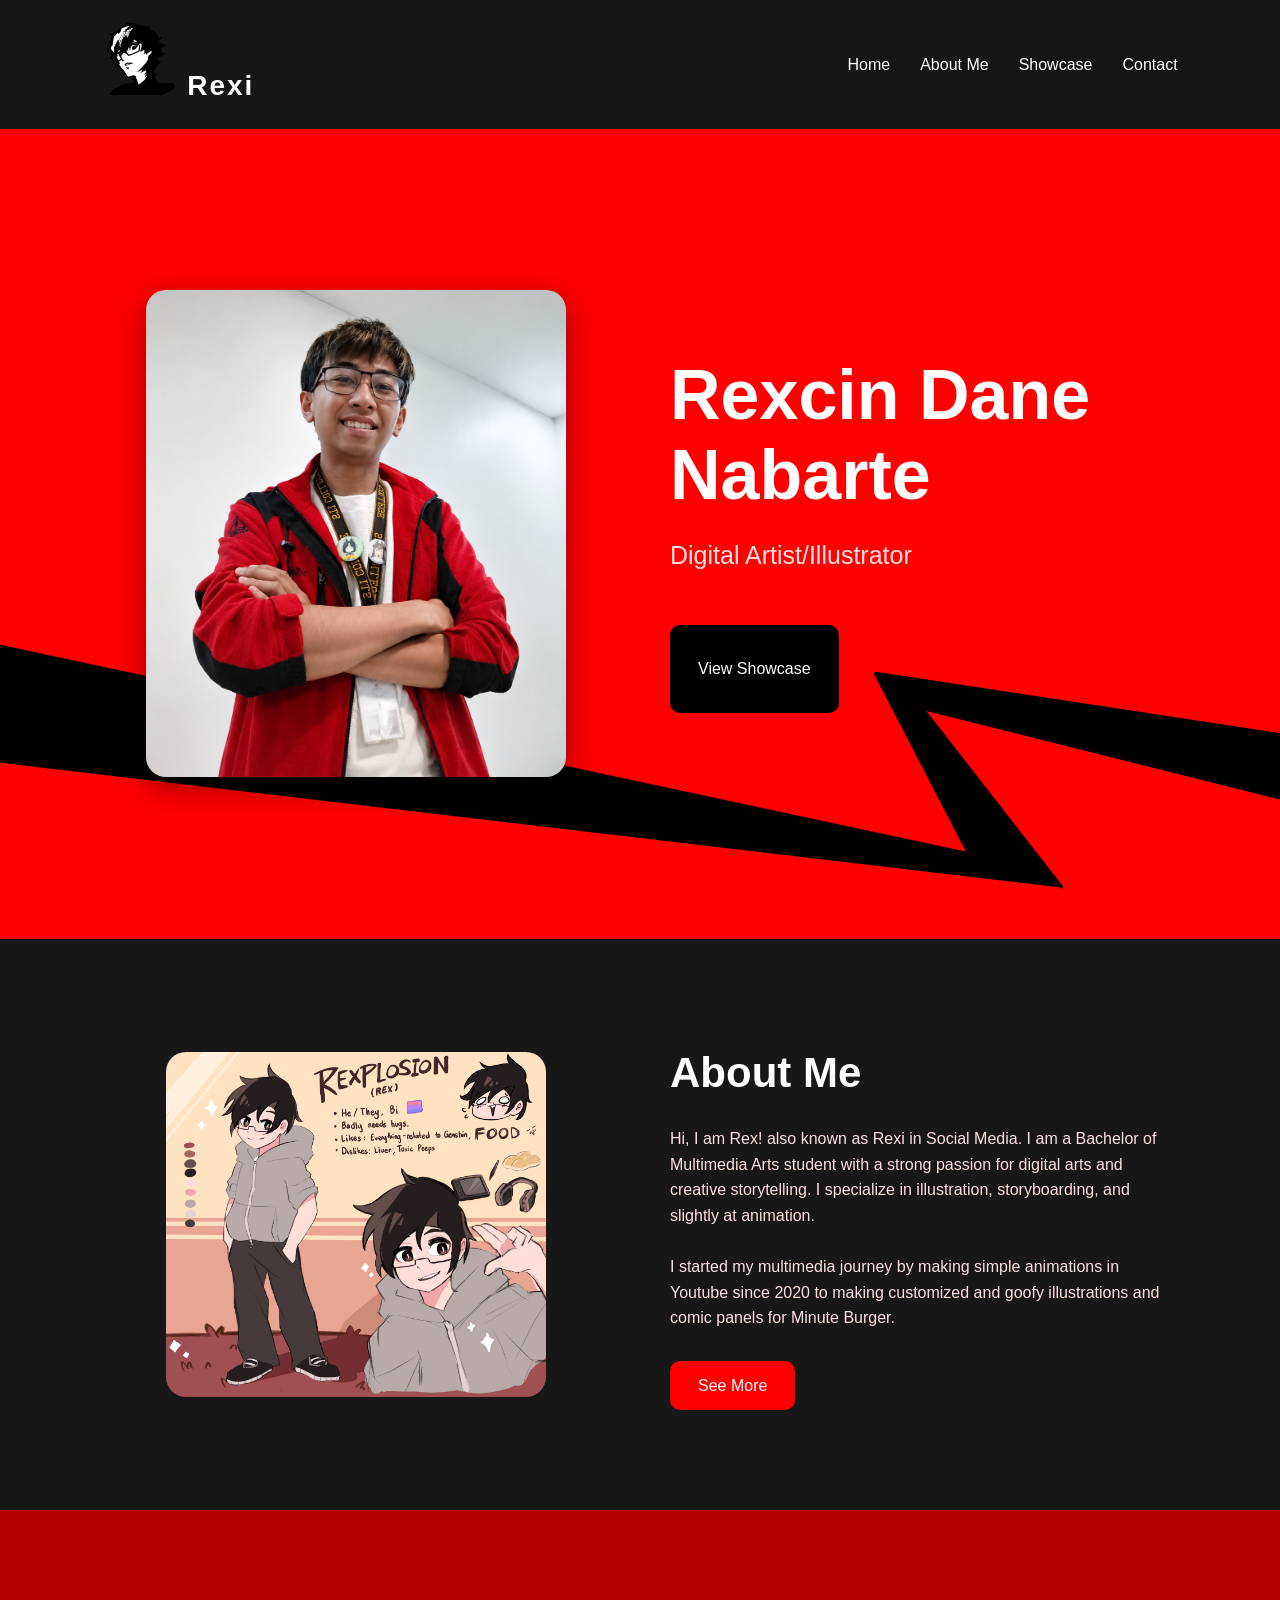
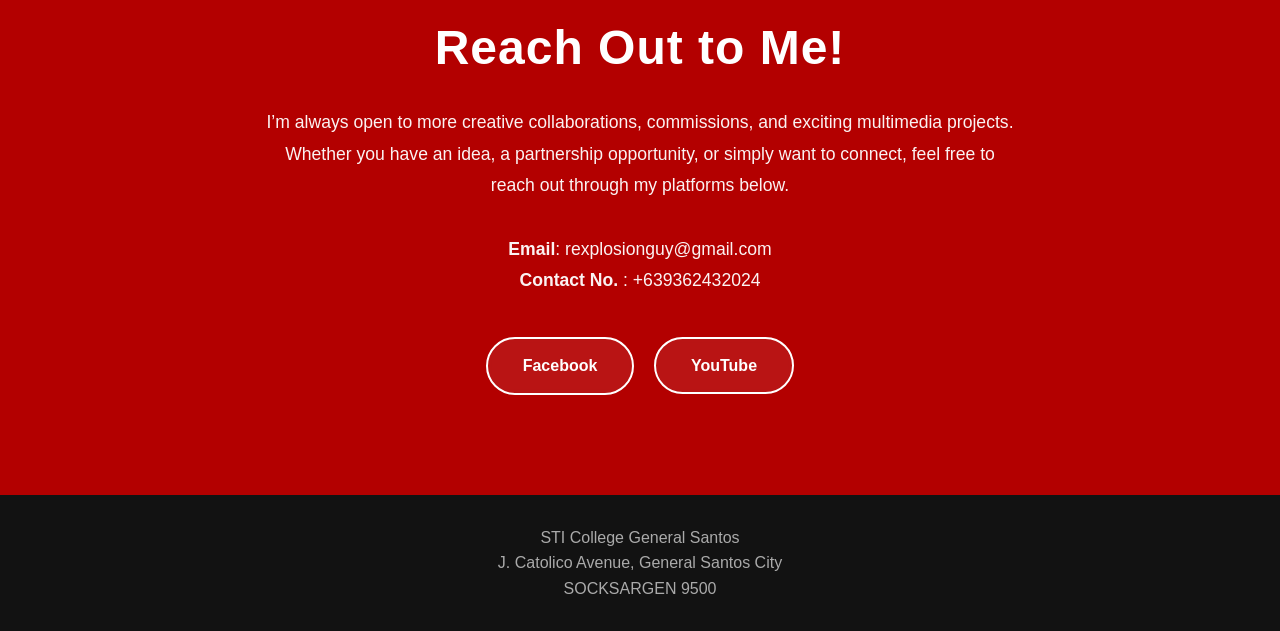
<file: index.html>
<!DOCTYPE html>
<html lang="en">
<head>
<meta charset="UTF-8">
<meta name="viewport" content="width=device-width, initial-scale=1.0">
<title>Rexi Portfolio</title>
<link rel="stylesheet" href="style.css">
</head>

<body>



<header>
    <div class="logo">
        <img src = "joker.png">
           Rexi
    </div>

    <nav>
        <a href="index.html">Home</a>
        <a href="#section2">About Me</a>
        <a href="showcase.html">Showcase</a>
        <a href="#section3">Contact</a>
    </nav>

    <div class="menu-btn" onclick="toggleMenu()">☰</div>
</header>



<div class="mobile-menu" id="mobileMenu">
    <a href="index.html">Home</a>
    <a href="#">About Me</a>
    <a href="showcase.html">Showcase</a>
    <a href="#">Contact</a>
</div>



<section class="hero">
    <div class="hero-container">

        <div class="hero-image">
            <img src="me.png" alt="Rex Illustration">
        </div>
        
        <div class="hero-text">
            <h1>Rexcin Dane Nabarte</h1>
            <p>
                Digital Artist/Illustrator
            </p>

            <a href="showcase.html" class="btn2">View Showcase</a>
        </div>

        

    </div>
</section>

<section class="about" id="section2">

    <div class="about-container">

        <div class="about-image">
            <img src="intro.png" alt="About Rex">
        </div>

        <div class="about-text">
            <h2>About Me</h2>

            <p>
                Hi, I am Rex! also known as Rexi in Social Media. I am a Bachelor of Multimedia Arts student with a
                strong passion for digital arts and creative storytelling.
                I specialize in illustration, storyboarding, and slightly at animation.
                <br>
                <br>
                I started my multimedia journey by making simple animations
                in Youtube since 2020 to making customized and goofy
                illustrations and comic panels for Minute Burger.
            </p>

            <a href="showcase.html" class="btn">See More</a>
        </div>

    </div>

</section>

<section class="contact" id="section3">

    <div class="contact-container">

        <h2>Reach Out to Me!</h2>

        <p class="contact-description">
            I’m always open to more creative collaborations, commissions,
            and exciting multimedia projects. Whether you have an idea,
            a partnership opportunity, or simply want to connect,
            feel free to reach out through my platforms below.
            <br>
            <br>
            <b>Email</b>: rexplosionguy@gmail.com
            <br>
            <b>Contact No. </b>: +639362432024
        </p>

        <div class="contact-buttons">

            <a href="https://www.facebook.com/rexiguy" class="contact-btn" target="_blank">
                Facebook
            </a>

            <a href="https://www.youtube.com/@Rexplosion" class="contact-btn" target="_blank">
                YouTube
            </a>

        </div>

    </div>

</section>

<footer>
    <p>STI College General Santos</p>
    <p>J. Catolico Avenue, General Santos City</p>
    <p>SOCKSARGEN 9500</p>
</footer>

<script>
function toggleMenu() {
    document.getElementById("mobileMenu").classList.toggle("active");
}
</script>

</body>
</html>
</file>
<file: style.css>
*{
    margin:0;
    padding:0;
    box-sizing:border-box;
    font-family:Arial, sans-serif;
}

body{
    background:red;
    color:white;
    line-height:1.6;
}

/* HEADER */

header{
    width:100%;
    padding:20px 8%;
    display:flex;
    justify-content:space-between;
    align-items:center;
    background:#161616;
    position:sticky;
    top:0;
    z-index:1000;
}

.logo{
    font-size:28px;
    font-weight:bold;
    letter-spacing:2px;
}

nav{
    display:flex;
    gap:30px;
}

nav a{
    color:white;
    text-decoration:none;
    transition:0.3s;
}

nav a:hover{
    color:#ff6b6b;
}

.menu-btn{
    display:none;
    font-size:28px;
    cursor:pointer;
}

/* MOBILE MENU */

.mobile-menu{
    display:none;
    flex-direction:column;
    background:#1d1d1d;
    padding:20px;
}

.mobile-menu a{
    color:white;
    text-decoration:none;
    margin:10px 0;
}

.mobile-menu.active{
    display:flex;
}

/* HERO SECTION */

.hero{
    min-height:90vh;
    display:flex;
    align-items:center;
    justify-content:center;
    padding:60px 8%;
    
}

.hero-container{
    display:flex;
    align-items:center;
    justify-content:space-between;
    gap:60px;
    width:100%;
    max-width:1200px;
    
}

.hero-text{
    flex:1;
    line-height:80px;
}

.hero-text h1{
    font-size:70px;
}

.hero-text p{
    font-size:25px;
    margin-bottom:30px;
    color:#ffe0e0;
    
}

.hero-image{
    flex:1;
    display:flex;
    justify-content:center;
}

.hero-image img{
    width:100%;
    max-width:420px;
    border-radius:20px;
    object-fit:cover;
    box-shadow:0 10px 30px rgba(0,0,0,0.4);
}

/* ABOUT */

.about{
    padding:100px 8%;
    background:#171717;
}

.about-container{
    display:flex;
    align-items:center;
    gap:60px;
    max-width:1200px;
    margin:auto;
}

.about-image{
    flex:1;
    display:flex;
    justify-content:center;
}

.about-image img{
    width:100%;
    max-width:380px;
    border-radius:20px;
}

.about-text{
    flex:1;
}

.about-text h2{
    font-size:42px;
    margin-bottom:20px;
}

body {
background-image: "BGstar.png";
}

.about-text p{
    color:#ffe0e0;
    margin-bottom:30px;
}

/* BUTTON */

.btn{
    display:inline-block;
    padding:12px 28px;
    background:red;
    color:white;
    text-decoration:none;
    border-radius:10px;
    transition:0.3s;
}

.btn2{
    display:inline-block;
    padding:4px 28px;
    background:black;
    color:white;
    text-decoration:none;
    border-radius:10px;
    transition:0.3s;
}

.btn:hover{
    transform:translateY(-3px);
}

/* CONTACT */

.contact{
    background: #b30000;
    padding: 100px 20px;
    text-align: center;
    color: white;
}

.contact-container{
    max-width: 750px;
    margin: auto;
}

.contact h2{
    font-size: 3rem;
    margin-bottom: 20px;
    letter-spacing: 1px;
}

.contact-description{
    font-size: 1.1rem;
    line-height: 1.8;
    opacity: 0.95;
    margin-bottom: 40px;
}

.contact-buttons{
    display: flex;
    justify-content: center;
    gap: 20px;
    flex-wrap: wrap;
}

.contact-btn{
    padding: 14px 35px;
    border: 2px solid white;
    border-radius: 50px;
    color: white;
    text-decoration: none;
    font-weight: bold;
    transition: 0.3s ease;
    background: rgba(255,255,255,0.08);
    backdrop-filter: blur(5px);
}

.contact-btn:hover{
    background: white;
    color: #b30000;
    transform: translateY(-3px);
}

/* FOOTER */

footer{
    background:#121212;
    padding:30px;
    text-align:center;
    color:#aaaaaa;
}

.hero{
    background-image: url(BGstar.png);
}

/* RESPONSIVE */

@media(max-width:900px){


    nav{
        display:none;
    }

    .menu-btn{
        display:block;
    }

    .hero-container,
    .about-container{
        flex-direction:column;
        text-align:center;
    }

    .hero-text h1{
        font-size:42px;
    }

    .hero-image img,
    .about-image img{
        max-width:300px;
    }
}
</file>
